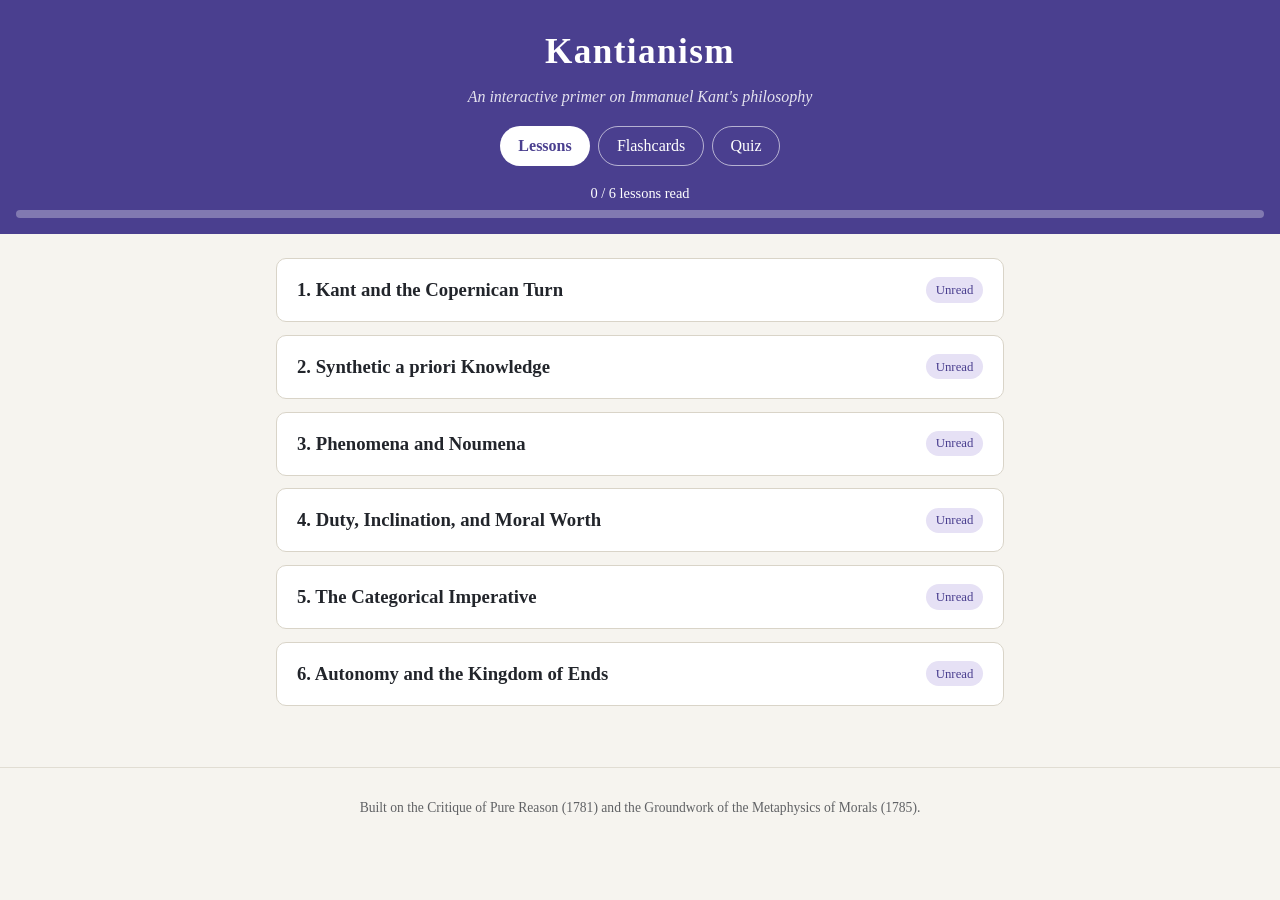
<file: kantianism-app/index.html>
<!DOCTYPE html>
<html lang="en">
<head>
  <meta charset="UTF-8" />
  <meta name="viewport" content="width=device-width, initial-scale=1.0" />
  <title>Kantianism — An Interactive Primer</title>
  <link rel="stylesheet" href="styles.css" />
</head>
<body>
  <header>
    <h1>Kantianism</h1>
    <p class="tagline">An interactive primer on Immanuel Kant's philosophy</p>
    <nav class="tabs" role="tablist">
      <button class="tab active" data-view="lessons" role="tab">Lessons</button>
      <button class="tab" data-view="flashcards" role="tab">Flashcards</button>
      <button class="tab" data-view="quiz" role="tab">Quiz</button>
    </nav>
    <div class="progress" aria-label="Lessons completed">
      <span id="progress-label">0 / 6 lessons read</span>
      <div class="progress-bar"><div id="progress-fill"></div></div>
    </div>
  </header>

  <main>
    <section id="view-lessons" class="view active">
      <div id="lesson-list"></div>
      <article id="lesson-detail" class="hidden">
        <button id="back-to-list" class="link-btn">&larr; All lessons</button>
        <h2 id="lesson-title"></h2>
        <div id="lesson-body"></div>
        <button id="mark-read" class="primary">Mark as read</button>
      </article>
    </section>

    <section id="view-flashcards" class="view">
      <div class="flashcard" id="flashcard">
        <div class="flashcard-inner" id="flashcard-inner">
          <div class="flashcard-face front"><p id="card-term"></p><span class="hint">click to reveal</span></div>
          <div class="flashcard-face back"><p id="card-def"></p></div>
        </div>
      </div>
      <div class="card-controls">
        <button id="prev-card">&larr; Prev</button>
        <span id="card-counter"></span>
        <button id="next-card">Next &rarr;</button>
      </div>
    </section>

    <section id="view-quiz" class="view">
      <div id="quiz-start">
        <p id="quiz-intro">Test yourself on Kant's ethics and metaphysics.</p>
        <button id="start-quiz" class="primary">Start quiz</button>
      </div>
      <div id="quiz-run" class="hidden">
        <p id="quiz-progress"></p>
        <h2 id="quiz-question"></h2>
        <div id="quiz-options"></div>
        <p id="quiz-feedback" class="hidden"></p>
        <button id="quiz-next" class="primary hidden">Next</button>
      </div>
      <div id="quiz-result" class="hidden">
        <h2>Your score</h2>
        <p id="quiz-score"></p>
        <p id="quiz-message"></p>
        <button id="restart-quiz" class="primary">Try again</button>
      </div>
    </section>
  </main>

  <footer>
    <p>Built on the Critique of Pure Reason (1781) and the Groundwork of the Metaphysics of Morals (1785).</p>
  </footer>

  <script src="data.js"></script>
  <script src="app.js"></script>
</body>
</html>
</file>
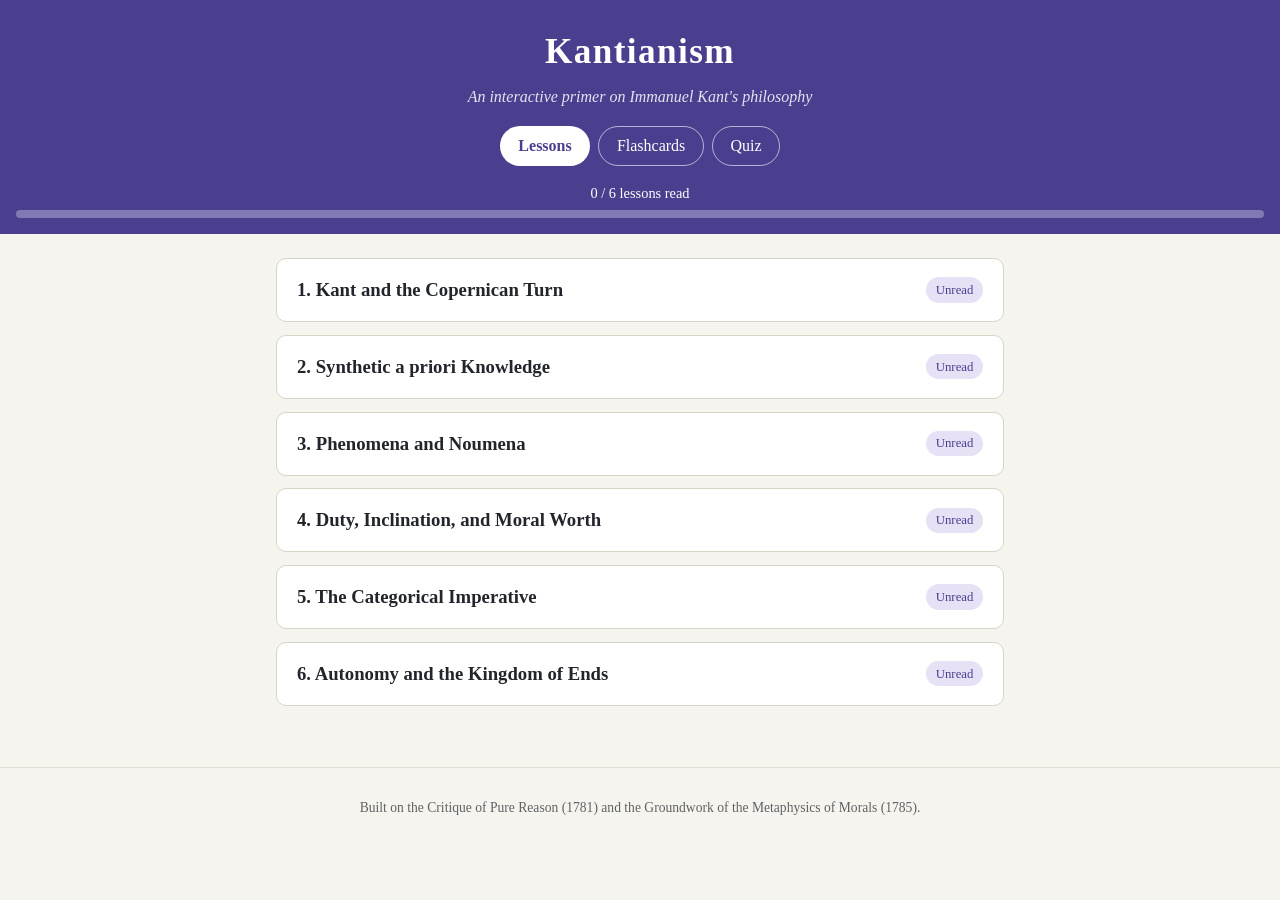
<file: kantianism-app/standalone.html>
<!DOCTYPE html>
<html lang="en">
<head>
  <meta charset="UTF-8" />
  <meta name="viewport" content="width=device-width, initial-scale=1.0" />
  <title>Kantianism — An Interactive Primer</title>
  <style>
:root {
  --bg: #f6f4ef;
  --ink: #22252b;
  --accent: #4a3f8f;
  --accent-soft: #e6e1f5;
  --card: #ffffff;
  --border: #d9d4c8;
  --good: #2e7d32;
  --bad: #b3261e;
}

* { box-sizing: border-box; }

body {
  margin: 0;
  font-family: Georgia, "Times New Roman", serif;
  background: var(--bg);
  color: var(--ink);
  line-height: 1.6;
}

header {
  background: var(--accent);
  color: #fff;
  padding: 1.5rem 1rem 1rem;
  text-align: center;
}

header h1 { margin: 0; font-size: 2.2rem; letter-spacing: 0.04em; }
.tagline { margin: 0.25rem 0 1rem; opacity: 0.85; font-style: italic; }

.tabs { display: flex; gap: 0.5rem; justify-content: center; }
.tab {
  font: inherit;
  padding: 0.4rem 1.1rem;
  border: 1px solid rgba(255, 255, 255, 0.6);
  background: transparent;
  color: #fff;
  border-radius: 999px;
  cursor: pointer;
}
.tab.active { background: #fff; color: var(--accent); font-weight: bold; }

.progress { margin-top: 1rem; font-size: 0.9rem; }
.progress-bar {
  height: 8px;
  background: rgba(255, 255, 255, 0.3);
  border-radius: 4px;
  margin-top: 0.3rem;
  overflow: hidden;
}
#progress-fill {
  height: 100%;
  width: 0%;
  background: #ffd54f;
  transition: width 0.3s ease;
}

main { max-width: 760px; margin: 0 auto; padding: 1.5rem 1rem 3rem; }
.view { display: none; }
.view.active { display: block; }
.hidden { display: none !important; }

.lesson-card {
  background: var(--card);
  border: 1px solid var(--border);
  border-radius: 10px;
  padding: 1rem 1.25rem;
  margin-bottom: 0.8rem;
  cursor: pointer;
  display: flex;
  justify-content: space-between;
  align-items: center;
  gap: 1rem;
}
.lesson-card:hover { border-color: var(--accent); }
.lesson-card h3 { margin: 0; }
.lesson-card .badge {
  font-size: 0.8rem;
  padding: 0.15rem 0.6rem;
  border-radius: 999px;
  background: var(--accent-soft);
  color: var(--accent);
  white-space: nowrap;
}
.lesson-card.read .badge { background: #dcedc8; color: var(--good); }

#lesson-detail h2 { margin-top: 0.5rem; }
#lesson-body p { margin: 0 0 1rem; }

button.primary, .link-btn {
  font: inherit;
  cursor: pointer;
  border-radius: 8px;
  padding: 0.55rem 1.2rem;
  border: none;
}
button.primary { background: var(--accent); color: #fff; }
button.primary:disabled { opacity: 0.5; cursor: default; }
.link-btn { background: none; color: var(--accent); padding: 0; margin-bottom: 0.5rem; }

.flashcard { perspective: 1000px; max-width: 480px; margin: 1rem auto; }
.flashcard-inner {
  position: relative;
  min-height: 220px;
  transform-style: preserve-3d;
  transition: transform 0.5s;
  cursor: pointer;
}
.flashcard-inner.flipped { transform: rotateY(180deg); }
.flashcard-face {
  position: absolute;
  inset: 0;
  backface-visibility: hidden;
  background: var(--card);
  border: 1px solid var(--border);
  border-radius: 12px;
  display: flex;
  flex-direction: column;
  align-items: center;
  justify-content: center;
  padding: 1.5rem;
  text-align: center;
}
.flashcard-face.back { transform: rotateY(180deg); background: var(--accent-soft); }
.flashcard-face p { margin: 0; font-size: 1.15rem; }
.flashcard-face .hint { margin-top: 0.8rem; font-size: 0.8rem; opacity: 0.6; font-style: italic; }

.card-controls {
  display: flex;
  justify-content: center;
  align-items: center;
  gap: 1rem;
}
.card-controls button {
  font: inherit;
  padding: 0.4rem 1rem;
  border: 1px solid var(--accent);
  background: #fff;
  color: var(--accent);
  border-radius: 8px;
  cursor: pointer;
}

#quiz-options { display: flex; flex-direction: column; gap: 0.6rem; margin: 1rem 0; }
.quiz-option {
  font: inherit;
  text-align: left;
  padding: 0.7rem 1rem;
  border: 1px solid var(--border);
  border-radius: 8px;
  background: var(--card);
  cursor: pointer;
}
.quiz-option:hover:not(:disabled) { border-color: var(--accent); }
.quiz-option.correct { border-color: var(--good); background: #e8f5e9; }
.quiz-option.wrong { border-color: var(--bad); background: #fdecea; }
.quiz-option:disabled { cursor: default; }

#quiz-feedback { padding: 0.8rem 1rem; border-radius: 8px; background: var(--accent-soft); }
#quiz-feedback.good { background: #e8f5e9; }
#quiz-feedback.bad { background: #fdecea; }

#quiz-score { font-size: 2rem; font-weight: bold; margin: 0.5rem 0; }

footer {
  text-align: center;
  font-size: 0.85rem;
  opacity: 0.7;
  padding: 1rem;
  border-top: 1px solid var(--border);
}

</style>
</head>
<body>
  <header>
    <h1>Kantianism</h1>
    <p class="tagline">An interactive primer on Immanuel Kant's philosophy</p>
    <nav class="tabs" role="tablist">
      <button class="tab active" data-view="lessons" role="tab">Lessons</button>
      <button class="tab" data-view="flashcards" role="tab">Flashcards</button>
      <button class="tab" data-view="quiz" role="tab">Quiz</button>
    </nav>
    <div class="progress" aria-label="Lessons completed">
      <span id="progress-label">0 / 6 lessons read</span>
      <div class="progress-bar"><div id="progress-fill"></div></div>
    </div>
  </header>

  <main>
    <section id="view-lessons" class="view active">
      <div id="lesson-list"></div>
      <article id="lesson-detail" class="hidden">
        <button id="back-to-list" class="link-btn">&larr; All lessons</button>
        <h2 id="lesson-title"></h2>
        <div id="lesson-body"></div>
        <button id="mark-read" class="primary">Mark as read</button>
      </article>
    </section>

    <section id="view-flashcards" class="view">
      <div class="flashcard" id="flashcard">
        <div class="flashcard-inner" id="flashcard-inner">
          <div class="flashcard-face front"><p id="card-term"></p><span class="hint">click to reveal</span></div>
          <div class="flashcard-face back"><p id="card-def"></p></div>
        </div>
      </div>
      <div class="card-controls">
        <button id="prev-card">&larr; Prev</button>
        <span id="card-counter"></span>
        <button id="next-card">Next &rarr;</button>
      </div>
    </section>

    <section id="view-quiz" class="view">
      <div id="quiz-start">
        <p id="quiz-intro">Test yourself on Kant's ethics and metaphysics.</p>
        <button id="start-quiz" class="primary">Start quiz</button>
      </div>
      <div id="quiz-run" class="hidden">
        <p id="quiz-progress"></p>
        <h2 id="quiz-question"></h2>
        <div id="quiz-options"></div>
        <p id="quiz-feedback" class="hidden"></p>
        <button id="quiz-next" class="primary hidden">Next</button>
      </div>
      <div id="quiz-result" class="hidden">
        <h2>Your score</h2>
        <p id="quiz-score"></p>
        <p id="quiz-message"></p>
        <button id="restart-quiz" class="primary">Try again</button>
      </div>
    </section>
  </main>

  <footer>
    <p>Built on the Critique of Pure Reason (1781) and the Groundwork of the Metaphysics of Morals (1785).</p>
  </footer>

  <script>
const KANT_DATA = {
  lessons: [
    {
      id: "copernican-turn",
      title: "Kant and the Copernican Turn",
      body: [
        "Immanuel Kant (1724–1804) argued that the mind is not a passive receiver of experience: it actively structures it. Just as Copernicus showed the Earth is not the center of the cosmos, Kant proposed that objects of knowledge must conform to the structure of our cognition, not the other way around.",
        "This 'Copernican turn' is the starting point of his critical philosophy, developed in the Critique of Pure Reason (1781).",
      ],
    },
    {
      id: "synthetic-a-priori",
      title: "Synthetic a priori Knowledge",
      body: [
        "Kant divided judgments into analytic (the predicate is contained in the subject, e.g. 'all bachelors are unmarried') and synthetic (the predicate adds something new, e.g. 'all bodies have weight').",
        "He also distinguished a priori (independent of experience) from a posteriori (grounded in experience). His big claim: much of our knowledge — especially in mathematics and physics — is both synthetic and a priori, like '7 + 5 = 12'.",
        "The Critique asks: how is synthetic a priori knowledge possible? Answer: because the mind imposes its own forms (space, time) and categories (causality, substance) on experience.",
      ],
    },
    {
      id: "phenomena-noumena",
      title: "Phenomena and Noumena",
      body: [
        "Phenomena are things as they appear to us, structured by our forms of intuition and categories of understanding. Noumena are things as they are in themselves, independent of any possible experience.",
        "For Kant we can know phenomena but never noumena: every attempt to know the thing-in-itself applies categories that only work within experience. Ideas like God, the soul, and the world-as-a-whole are 'ideas of reason' — they cannot be known, only thought.",
      ],
    },
    {
      id: "duty-and-moral-worth",
      title: "Duty, Inclination, and Moral Worth",
      body: [
        "Kant's ethics is deontological: the moral worth of an action depends on the maxim (principle) behind it and whether it is done from duty, not on its consequences.",
        "An action done from inclination — even if it produces good results — has no moral worth. Only actions done from respect for the moral law count. As Kant puts it: moral worth lies in the fact that the action is done from duty, not from any expected outcome.",
      ],
    },
    {
      id: "categorical-imperative",
      title: "The Categorical Imperative",
      body: [
        "The categorical imperative is Kant's supreme principle of morality: act only according to that maxim by which you can at the same time will that it become a universal law.",
        "Its most famous formulation (the Formula of Humanity): act so that you treat humanity, whether in your own person or in that of another, always at the same time as an end, never merely as a means.",
        "Other formulations include the Formula of Universal Law, the Formula of Autonomy (act as if your maxim were legislating for the kingdom of ends), and the Formula of the Kingdom of Ends.",
      ],
    },
    {
      id: "autonomy-kingdom-of-ends",
      title: "Autonomy and the Kingdom of Ends",
      body: [
        "Autonomy — self-legislation — is for Kant the ground of human dignity. A rational being gives the moral law to itself; it is not ruled by external forces or inclinations. Heteronomy (rule by something else) is the opposite.",
        "The kingdom of ends is the imagined community of all rational beings, each legislating universal laws and treating every rational being as an end in itself. Morality, for Kant, is membership in this ideal kingdom.",
      ],
    },
  ],

  flashcards: [
    { term: "Categorical imperative", def: "Kant's supreme moral principle: act only on maxims you can will as universal law." },
    { term: "Maxim", def: "The subjective principle of willing — the rule an agent actually acts on." },
    { term: "Deontology", def: "Ethics based on duty and rules, not consequences; Kant's approach." },
    { term: "Synthetic a priori", def: "Knowledge that adds new information yet is independent of experience (e.g. '7 + 5 = 12')." },
    { term: "Analytic judgment", def: "A judgment whose predicate is contained in the subject ('all bachelors are unmarried')." },
    { term: "Phenomena", def: "Things as they appear to us, structured by space, time, and the categories." },
    { term: "Noumenon", def: "A thing as it is in itself, beyond possible experience — unknowable for Kant." },
    { term: "Autonomy", def: "Self-legislation: giving the moral law to oneself, the basis of dignity." },
    { term: "Heteronomy", def: "Being ruled by something external to reason, e.g. inclination or authority." },
    { term: "Kingdom of ends", def: "The ideal community of rational beings who treat each other always as ends, never merely as means." },
    { term: "Moral worth", def: "For Kant, possessed only by actions done from duty, not from inclination or for reward." },
    { term: "Formula of Humanity", def: "Treat humanity always at the same time as an end, never merely as a means." },
  ],

  quiz: [
    {
      q: "According to Kant, what makes an action morally worthy?",
      options: [
        "Its good consequences",
        "That it is done from duty",
        "That it follows social custom",
        "That it brings happiness",
      ],
      answer: 1,
      explain: "Only actions done from duty — out of respect for the moral law — have moral worth. Consequences and inclinations are morally irrelevant.",
    },
    {
      q: "'7 + 5 = 12' is, for Kant, an example of:",
      options: [
        "An analytic a priori judgment",
        "A synthetic a posteriori judgment",
        "A synthetic a priori judgment",
        "A synthetic a posteriori analytic judgment",
      ],
      answer: 2,
      explain: "It adds new information (synthetic) yet is known independently of experience (a priori).",
    },
    {
      q: "Why can we never know noumena, according to Kant?",
      options: [
        "Because our senses are too weak",
        "Because the categories of understanding only apply within experience",
        "Because noumena do not exist",
        "Because God hides them from us",
      ],
      answer: 1,
      explain: "Categories like causality are valid only for phenomena. Applying them to things-in-themselves is a misuse — a 'transcendental illusion'.",
    },
    {
      q: "The Formula of Humanity says we must:",
      options: [
        "Always tell the truth",
        "Treat humanity always as an end, never merely as a means",
        "Obey the laws of the land",
        "Maximize overall happiness",
      ],
      answer: 1,
      explain: "Respect for rational nature forbids using persons merely as tools for your own purposes.",
    },
    {
      q: "For Kant, autonomy means:",
      options: [
        "Doing whatever you want",
        "Self-legislation — giving the moral law to yourself through reason",
        "Living alone, apart from society",
        "Rejecting all moral rules",
      ],
      answer: 1,
      explain: "Autonomy is the ground of dignity: rational beings legislate the moral law for themselves, unlike heteronomy (rule by inclination or external authority).",
    },
    {
      q: "Kant's 'Copernican turn' claims that:",
      options: [
        "The Earth revolves around the Sun",
        "Objects of knowledge conform to the structure of our cognition",
        "Morality is based on feelings",
        "We can know things in themselves",
      ],
      answer: 1,
      explain: "Just as Copernicus displaced the Earth from the center, Kant displaced the passive mind: the mind actively structures experience.",
    },
    {
      q: "An action done from inclination but with good results has, for Kant:",
      options: [
        "Full moral worth",
        "Some moral worth",
        "No moral worth",
        "Negative moral worth",
      ],
      answer: 2,
      explain: "Moral worth requires acting from duty. Pleasant or useful actions done from inclination may be praiseworthy but are not morally worthy.",
    },
    {
      q: "The kingdom of ends is:",
      options: [
        "A country ruled by a philosopher-king",
        "The ideal community of rational beings legislating universal moral laws for each other",
        "Heaven",
        "The realm of phenomena",
      ],
      answer: 1,
      explain: "In the kingdom of ends, every rational being is both legislator and subject of the moral law, and each is treated as an end in itself.",
    },
  ],
};

if (typeof module !== "undefined" && module.exports) {
  module.exports = KANT_DATA;
}

</script>
  <script>
(function () {
  "use strict";

  var data = KANT_DATA;
  var STORAGE_KEY = "kantianism-progress-v1";

  function loadProgress() {
    try {
      var raw = localStorage.getItem(STORAGE_KEY);
      var parsed = raw ? JSON.parse(raw) : {};
      return { read: parsed.read || [] };
    } catch (e) {
      return { read: [] };
    }
  }

  function saveProgress(progress) {
    try {
      localStorage.setItem(STORAGE_KEY, JSON.stringify(progress));
    } catch (e) {
      /* storage unavailable; progress stays in memory */
    }
  }

  var progress = loadProgress();

  function $(id) {
    return document.getElementById(id);
  }

  function showView(name) {
    document.querySelectorAll(".tab").forEach(function (tab) {
      tab.classList.toggle("active", tab.dataset.view === name);
    });
    document.querySelectorAll(".view").forEach(function (view) {
      view.classList.toggle("active", view.id === "view-" + name);
    });
  }

  function renderProgress() {
    var total = data.lessons.length;
    var done = progress.read.length;
    $("progress-label").textContent = done + " / " + total + " lessons read";
    $("progress-fill").style.width = total ? (done / total) * 100 + "%" : "0%";
  }

  /* ---------- Lessons ---------- */

  function renderLessonList() {
    var list = $("lesson-list");
    list.innerHTML = "";
    data.lessons.forEach(function (lesson, i) {
      var card = document.createElement("div");
      card.className = "lesson-card" + (progress.read.indexOf(lesson.id) !== -1 ? " read" : "");
      var title = document.createElement("h3");
      title.textContent = i + 1 + ". " + lesson.title;
      var badge = document.createElement("span");
      badge.className = "badge";
      badge.textContent = progress.read.indexOf(lesson.id) !== -1 ? "Read" : "Unread";
      card.appendChild(title);
      card.appendChild(badge);
      card.addEventListener("click", function () {
        openLesson(lesson.id);
      });
      list.appendChild(card);
    });
  }

  function openLesson(id) {
    var lesson = data.lessons.find(function (l) { return l.id === id; });
    if (!lesson) return;
    $("lesson-list").classList.add("hidden");
    $("lesson-detail").classList.remove("hidden");
    $("lesson-title").textContent = lesson.title;
    var body = $("lesson-body");
    body.innerHTML = "";
    lesson.body.forEach(function (para) {
      var p = document.createElement("p");
      p.textContent = para;
      body.appendChild(p);
    });
    var btn = $("mark-read");
    if (progress.read.indexOf(lesson.id) !== -1) {
      btn.textContent = "Read ✓";
      btn.disabled = true;
    } else {
      btn.textContent = "Mark as read";
      btn.disabled = false;
    }
    btn.onclick = function () {
      if (progress.read.indexOf(lesson.id) === -1) {
        progress.read.push(lesson.id);
        saveProgress(progress);
        renderProgress();
        renderLessonList();
        btn.textContent = "Read ✓";
        btn.disabled = true;
        var badge = document.querySelectorAll(".lesson-card .badge");
      }
    };
  }

  function initLessons() {
    $("back-to-list").addEventListener("click", function () {
      $("lesson-detail").classList.add("hidden");
      $("lesson-list").classList.remove("hidden");
      renderLessonList();
    });
    renderLessonList();
    renderProgress();
  }

  /* ---------- Flashcards ---------- */

  var cardIndex = 0;

  function renderCard() {
    var card = data.flashcards[cardIndex];
    $("card-term").textContent = card.term;
    $("card-def").textContent = card.def;
    $("card-counter").textContent = cardIndex + 1 + " / " + data.flashcards.length;
    $("flashcard-inner").classList.remove("flipped");
  }

  function initFlashcards() {
    $("flashcard").addEventListener("click", function () {
      $("flashcard-inner").classList.toggle("flipped");
    });
    $("prev-card").addEventListener("click", function () {
      cardIndex = (cardIndex - 1 + data.flashcards.length) % data.flashcards.length;
      renderCard();
    });
    $("next-card").addEventListener("click", function () {
      cardIndex = (cardIndex + 1) % data.flashcards.length;
      renderCard();
    });
    renderCard();
  }

  /* ---------- Quiz ---------- */

  var quizState = { index: 0, score: 0, answered: false };

  function startQuiz() {
    quizState = { index: 0, score: 0, answered: false };
    $("quiz-start").classList.add("hidden");
    $("quiz-result").classList.add("hidden");
    $("quiz-run").classList.remove("hidden");
    renderQuestion();
  }

  function renderQuestion() {
    var item = data.quiz[quizState.index];
    quizState.answered = false;
    $("quiz-progress").textContent = "Question " + (quizState.index + 1) + " of " + data.quiz.length;
    $("quiz-question").textContent = item.q;
    $("quiz-feedback").classList.add("hidden");
    $("quiz-next").classList.add("hidden");
    var box = $("quiz-options");
    box.innerHTML = "";
    item.options.forEach(function (opt, i) {
      var btn = document.createElement("button");
      btn.className = "quiz-option";
      btn.textContent = opt;
      btn.addEventListener("click", function () {
        answerQuestion(i, btn);
      });
      box.appendChild(btn);
    });
  }

  function answerQuestion(i, btn) {
    if (quizState.answered) return;
    quizState.answered = true;
    var item = data.quiz[quizState.index];
    var buttons = document.querySelectorAll(".quiz-option");
    buttons.forEach(function (b, idx) {
      b.disabled = true;
      if (idx === item.answer) b.classList.add("correct");
    });
    var feedback = $("quiz-feedback");
    feedback.classList.remove("hidden");
    if (i === item.answer) {
      quizState.score += 1;
      feedback.textContent = "Correct! " + item.explain;
      feedback.className = "good";
    } else {
      btn.classList.add("wrong");
      feedback.textContent = "Not quite. " + item.explain;
      feedback.className = "bad";
    }
    $("quiz-next").classList.remove("hidden");
  }

  function nextQuestion() {
    quizState.index += 1;
    if (quizState.index >= data.quiz.length) {
      showResult();
    } else {
      renderQuestion();
    }
  }

  function showResult() {
    $("quiz-run").classList.add("hidden");
    $("quiz-result").classList.remove("hidden");
    var total = data.quiz.length;
    $("quiz-score").textContent = quizState.score + " / " + total;
    var ratio = total ? quizState.score / total : 0;
    var msg;
    if (ratio === 1) msg = "Perfect — you think like a true Kantian.";
    else if (ratio >= 0.7) msg = "Solid grasp of the essentials. Revisit the flashcards to sharpen it.";
    else if (ratio >= 0.4) msg = "A decent start — reread the lessons on duty and the categorical imperative.";
    else msg = "The moral law is subtle. Start again with the first lessons.";
    $("quiz-message").textContent = msg;
  }

  function initQuiz() {
    $("start-quiz").addEventListener("click", startQuiz);
    $("quiz-next").addEventListener("click", nextQuestion);
    $("restart-quiz").addEventListener("click", startQuiz);
  }

  /* ---------- Init ---------- */

  document.querySelectorAll(".tab").forEach(function (tab) {
    tab.addEventListener("click", function () {
      showView(tab.dataset.view);
    });
  });

  initLessons();
  initFlashcards();
  initQuiz();
})();

</script>
</body>
</html>
</file>
<file: kantianism-app/styles.css>
:root {
  --bg: #f6f4ef;
  --ink: #22252b;
  --accent: #4a3f8f;
  --accent-soft: #e6e1f5;
  --card: #ffffff;
  --border: #d9d4c8;
  --good: #2e7d32;
  --bad: #b3261e;
}

* { box-sizing: border-box; }

body {
  margin: 0;
  font-family: Georgia, "Times New Roman", serif;
  background: var(--bg);
  color: var(--ink);
  line-height: 1.6;
}

header {
  background: var(--accent);
  color: #fff;
  padding: 1.5rem 1rem 1rem;
  text-align: center;
}

header h1 { margin: 0; font-size: 2.2rem; letter-spacing: 0.04em; }
.tagline { margin: 0.25rem 0 1rem; opacity: 0.85; font-style: italic; }

.tabs { display: flex; gap: 0.5rem; justify-content: center; }
.tab {
  font: inherit;
  padding: 0.4rem 1.1rem;
  border: 1px solid rgba(255, 255, 255, 0.6);
  background: transparent;
  color: #fff;
  border-radius: 999px;
  cursor: pointer;
}
.tab.active { background: #fff; color: var(--accent); font-weight: bold; }

.progress { margin-top: 1rem; font-size: 0.9rem; }
.progress-bar {
  height: 8px;
  background: rgba(255, 255, 255, 0.3);
  border-radius: 4px;
  margin-top: 0.3rem;
  overflow: hidden;
}
#progress-fill {
  height: 100%;
  width: 0%;
  background: #ffd54f;
  transition: width 0.3s ease;
}

main { max-width: 760px; margin: 0 auto; padding: 1.5rem 1rem 3rem; }
.view { display: none; }
.view.active { display: block; }
.hidden { display: none !important; }

.lesson-card {
  background: var(--card);
  border: 1px solid var(--border);
  border-radius: 10px;
  padding: 1rem 1.25rem;
  margin-bottom: 0.8rem;
  cursor: pointer;
  display: flex;
  justify-content: space-between;
  align-items: center;
  gap: 1rem;
}
.lesson-card:hover { border-color: var(--accent); }
.lesson-card h3 { margin: 0; }
.lesson-card .badge {
  font-size: 0.8rem;
  padding: 0.15rem 0.6rem;
  border-radius: 999px;
  background: var(--accent-soft);
  color: var(--accent);
  white-space: nowrap;
}
.lesson-card.read .badge { background: #dcedc8; color: var(--good); }

#lesson-detail h2 { margin-top: 0.5rem; }
#lesson-body p { margin: 0 0 1rem; }

button.primary, .link-btn {
  font: inherit;
  cursor: pointer;
  border-radius: 8px;
  padding: 0.55rem 1.2rem;
  border: none;
}
button.primary { background: var(--accent); color: #fff; }
button.primary:disabled { opacity: 0.5; cursor: default; }
.link-btn { background: none; color: var(--accent); padding: 0; margin-bottom: 0.5rem; }

.flashcard { perspective: 1000px; max-width: 480px; margin: 1rem auto; }
.flashcard-inner {
  position: relative;
  min-height: 220px;
  transform-style: preserve-3d;
  transition: transform 0.5s;
  cursor: pointer;
}
.flashcard-inner.flipped { transform: rotateY(180deg); }
.flashcard-face {
  position: absolute;
  inset: 0;
  backface-visibility: hidden;
  background: var(--card);
  border: 1px solid var(--border);
  border-radius: 12px;
  display: flex;
  flex-direction: column;
  align-items: center;
  justify-content: center;
  padding: 1.5rem;
  text-align: center;
}
.flashcard-face.back { transform: rotateY(180deg); background: var(--accent-soft); }
.flashcard-face p { margin: 0; font-size: 1.15rem; }
.flashcard-face .hint { margin-top: 0.8rem; font-size: 0.8rem; opacity: 0.6; font-style: italic; }

.card-controls {
  display: flex;
  justify-content: center;
  align-items: center;
  gap: 1rem;
}
.card-controls button {
  font: inherit;
  padding: 0.4rem 1rem;
  border: 1px solid var(--accent);
  background: #fff;
  color: var(--accent);
  border-radius: 8px;
  cursor: pointer;
}

#quiz-options { display: flex; flex-direction: column; gap: 0.6rem; margin: 1rem 0; }
.quiz-option {
  font: inherit;
  text-align: left;
  padding: 0.7rem 1rem;
  border: 1px solid var(--border);
  border-radius: 8px;
  background: var(--card);
  cursor: pointer;
}
.quiz-option:hover:not(:disabled) { border-color: var(--accent); }
.quiz-option.correct { border-color: var(--good); background: #e8f5e9; }
.quiz-option.wrong { border-color: var(--bad); background: #fdecea; }
.quiz-option:disabled { cursor: default; }

#quiz-feedback { padding: 0.8rem 1rem; border-radius: 8px; background: var(--accent-soft); }
#quiz-feedback.good { background: #e8f5e9; }
#quiz-feedback.bad { background: #fdecea; }

#quiz-score { font-size: 2rem; font-weight: bold; margin: 0.5rem 0; }

footer {
  text-align: center;
  font-size: 0.85rem;
  opacity: 0.7;
  padding: 1rem;
  border-top: 1px solid var(--border);
}
</file>
